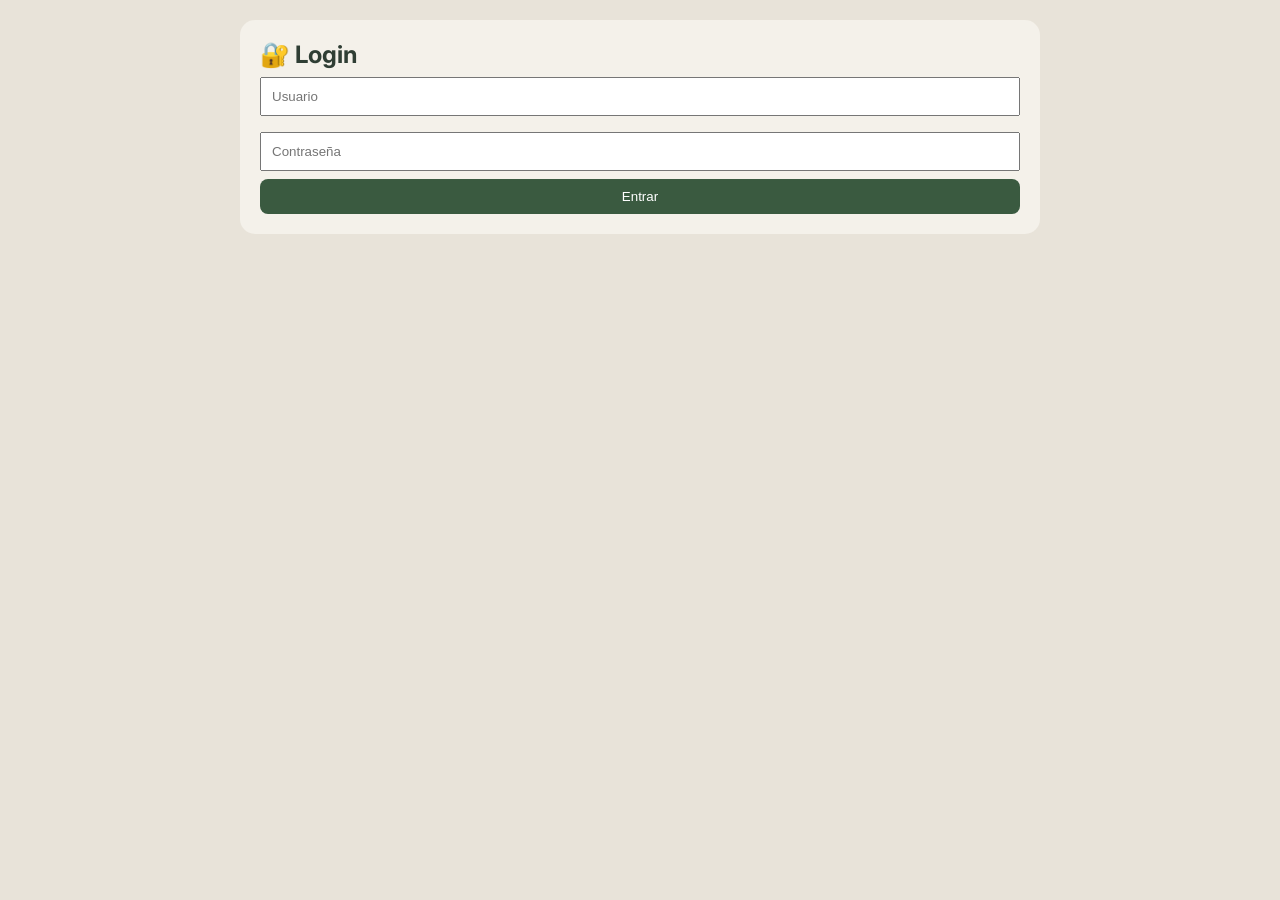
<file: comedor/index.html>
<!DOCTYPE html>
<html lang="es">
<head>
<meta charset="UTF-8">
<title>Login</title>
<link rel="stylesheet" href="estilos.css">
</head>

<body>

<div class="container">

<div class="card">
    <h2>🔐 Login</h2>

    <input type="text" id="loginUser" placeholder="Usuario">
    <input type="password" id="loginPass" placeholder="Contraseña">

    <button onclick="login()">Entrar</button>

    <p id="error" style="color:red;"></p>
</div>

</div>

<script>
// crear admin si no existe
let usuarios = JSON.parse(localStorage.getItem("usuarios"));

if (!usuarios || usuarios.length === 0) {
    let usuarioDefault = [
        { usuario: "admin", nombre: "Administrador", cargo: "Directivo", pass: "1234" }
    ];
    localStorage.setItem("usuarios", JSON.stringify(usuarioDefault));
}

function login() {
    let user = document.getElementById("loginUser").value;
    let pass = document.getElementById("loginPass").value;

    let usuarios = JSON.parse(localStorage.getItem("usuarios")) || [];

    let usuario = usuarios.find(u => u.usuario === user && u.pass === pass);

    if (usuario) {
        localStorage.setItem("usuarioActivo", usuario.usuario);
        window.location.href = "menu.html";
    } else {
        document.getElementById("error").textContent =
            "Usuario o contraseña incorrectos";
    }
}
</script>

</body>
</html>
</file>
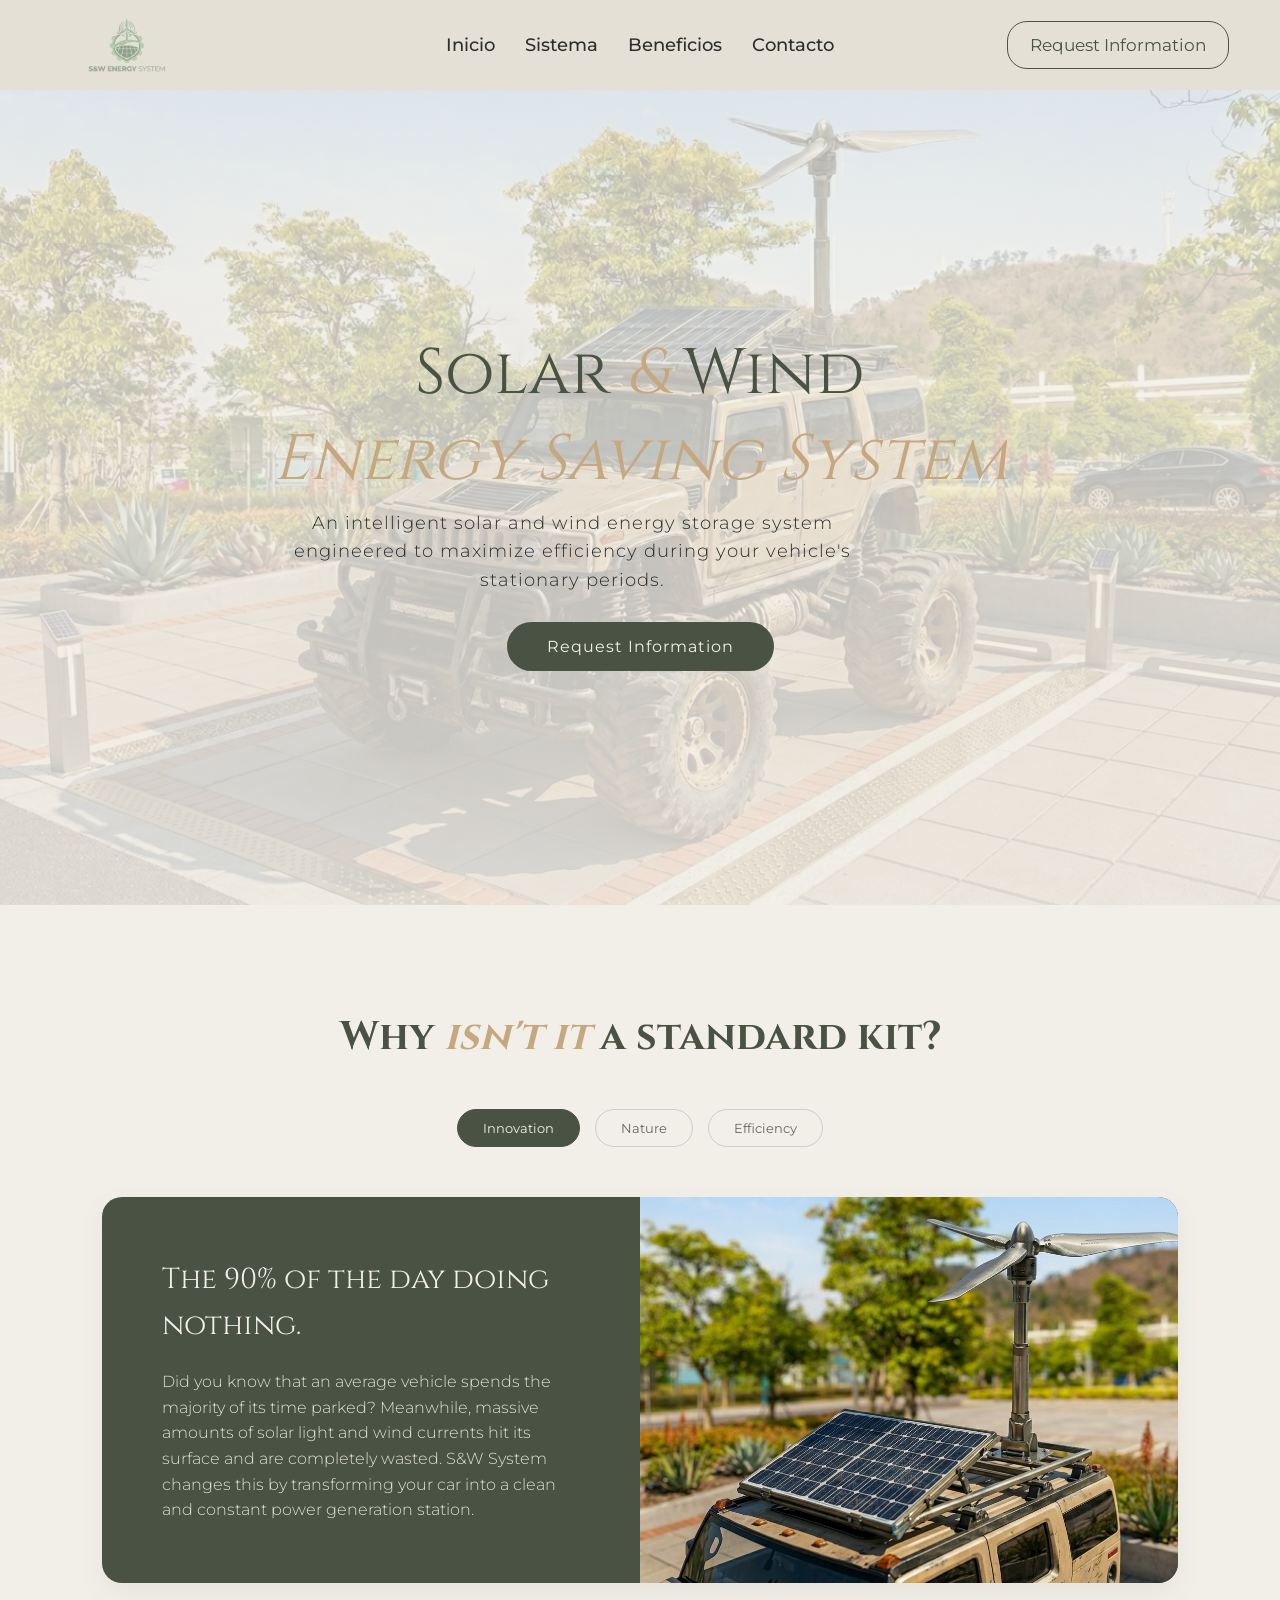
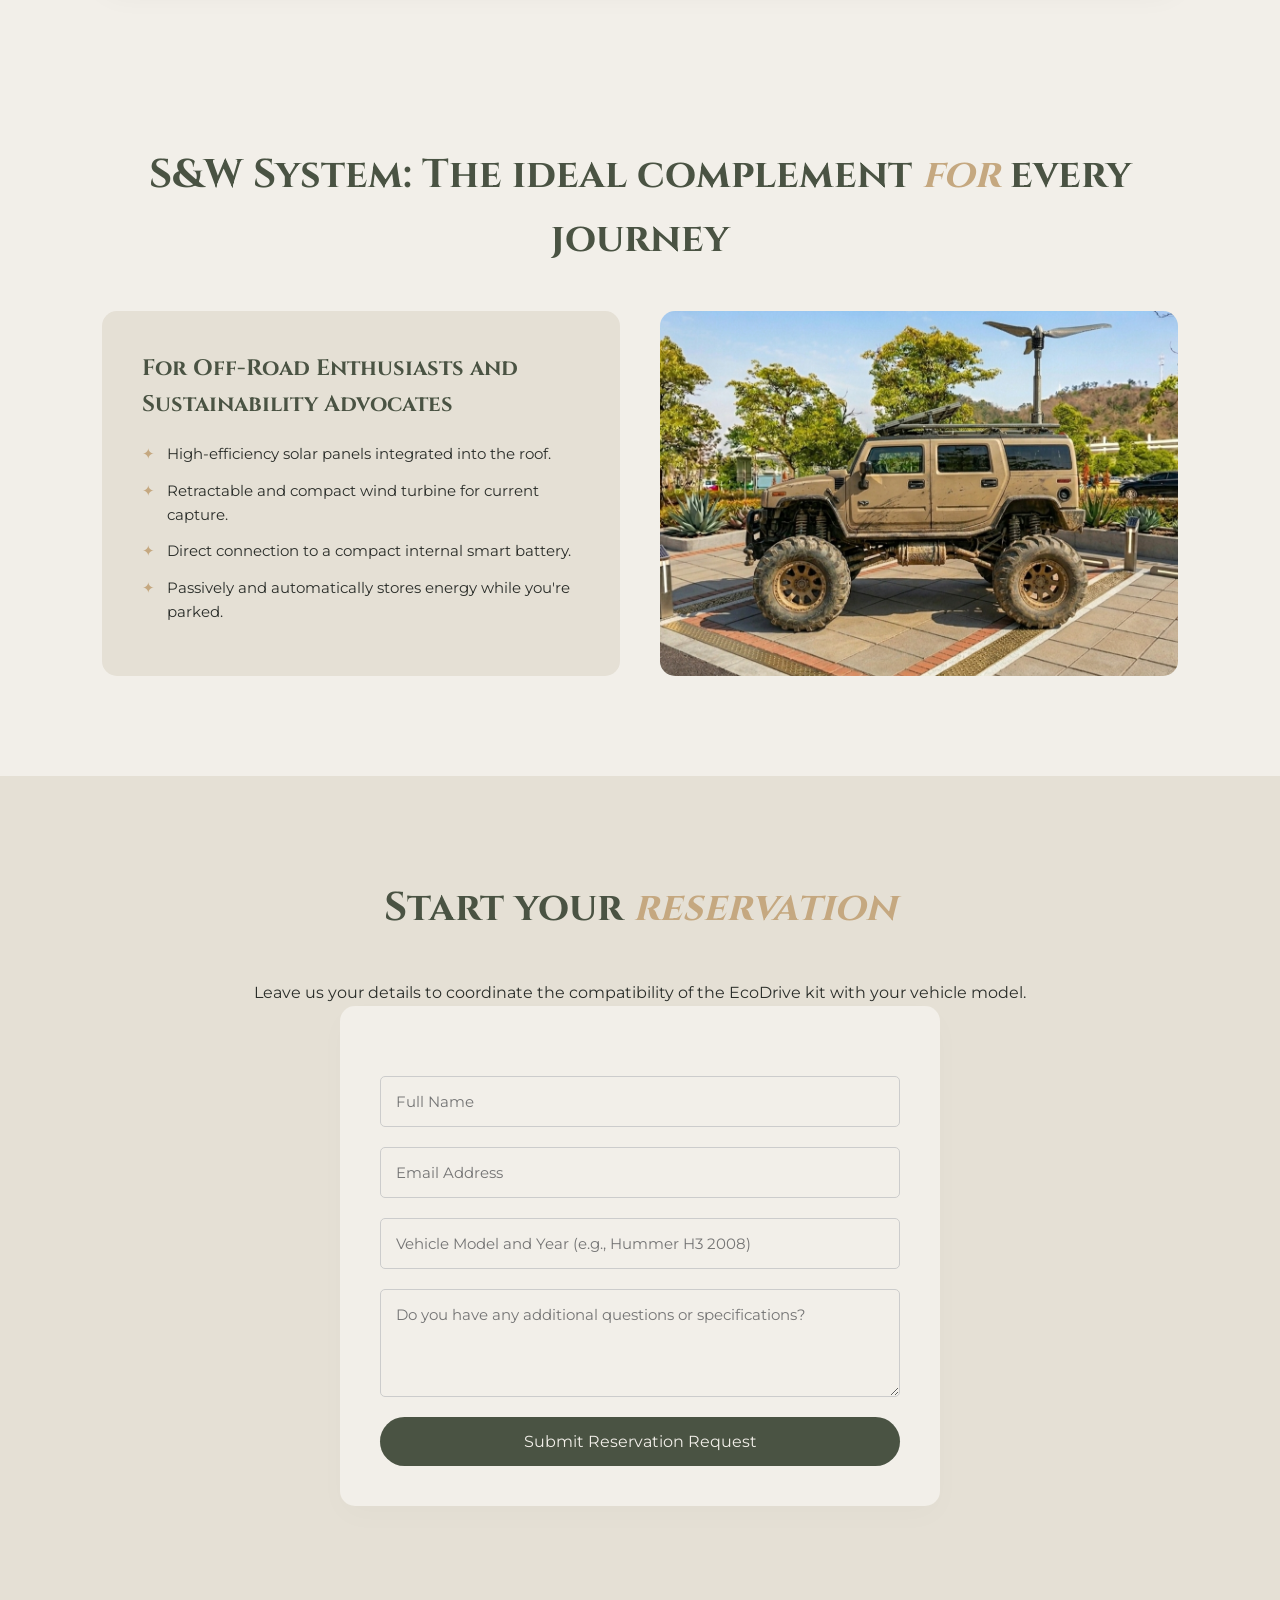
<file: ingles/index.html>
<!DOCTYPE html>
<html lang="en">
<head>
    <meta charset="UTF-8">
    <meta name="viewport" content="width=device-width, initial-scale=1.0">
    <title>S&W System - Solar & Wind Energy Saving System</title>
    
    <link rel="preconnect" href="https://fonts.googleapis.com">
    <link rel="preconnect" href="https://fonts.gstatic.com" crossorigin>
    <link href="https://fonts.googleapis.com/css2?family=Cinzel:wght@400;600&family=Montserrat:wght@300;400;500&display=swap" rel="stylesheet">
    
    <style>
        /* --- VARIABLES Y PALETA DE COLORES --- */
        :root {
            --bg-color: #f2efe9;      /* Fondo beige claro sofisticado */
            --primary-dark: #4a5343;  /* Verde oliva oscuro elegante */
            --accent-gold: #c5a880;   /* Dorado suave para contrastes y detalles */
            --text-dark: #2b2e2a;     /* Color de texto principal */
            --card-bg: #e5e0d5;       /* Fondo de tarjetas sutilmente más oscuro */
        }

        /* --- RESETEO DE ESTILOS --- */
        * {
            margin: 0;
            padding: 0;
            box-sizing: border-box;
        }

        html {
            scroll-behavior: smooth; /* Hace que el desplazamiento al hacer clic sea suave */
        }

        body {
            font-family: 'Montserrat', sans-serif;
            background-color: var(--bg-color);
            color: var(--text-dark);
            line-height: 1.6;
            overflow-x: hidden;
        }

        /* --- NAVBAR (Compacto y finito) --- */
        header {
            width: 100% !important;
            height: 90px !important; /* Un toque más de aire */
            background: #e5e0d5 !important;
            padding: 0 4% !important;
            display: grid !important; /* Usamos grid para obligar a crear 3 columnas perfectas */
            grid-template-columns: 1fr auto 1fr !important; 
            align-items: center !important;
            position: sticky !important;
            top: 0 !important;
            z-index: 1000 !important;
        }

        /* Columna 1: El Logo alineado a la izquierda */
        .logo-container {
            display: flex !important;
            align-items: center !important;
            justify-content: flex-start !important;
        }

        .logo-container img {
            width: 150px !important;  
            height: 55px !important;  
            object-fit: contain !important;
            display: block !important;
        }

        /* Columna 2: El Menú perfectamente centrado */
        nav {
            display: flex !important;
            justify-content: center !important;
            align-items: center !important;
            gap: 30px !important; /* Buena separación para que no se peguen las letras */
        }

        nav a {
            text-decoration: none !important;
            color: var(--text-dark) !important;
            font-size: 1.1rem !important;
            font-weight: 500 !important;
            transition: color 0.3s ease !important;
        }

        nav a:hover {
            color: var(--accent-gold) !important;
        }

        /* Columna 3: El Botón alineado a la derecha */
        .btn-contact {
            grid-column: 3 !important; /* Lo mandamos a la tercera columna sí o sí */
            justify-self: end !important; /* Lo empujamos bien a la derecha */
            border: 1px solid var(--primary-dark) !important;
            padding: 10px 22px !important;
            border-radius: 20px !important;
            text-decoration: none !important;
            color: var(--primary-dark) !important;
            font-size: 1.05rem !important;
            background-color: transparent !important;
            transition: all 0.3s ease !important;
        }

        .btn-contact:hover {
            background-color: var(--primary-dark) !important;
            color: var(--bg-color) !important;
            transform: translateY(-2px) !important;
        }

        /* --- HERO SECTION (Ajustamos el descuento de la altura) --- */
        .hero {
            min-height: calc(100vh - 85px) !important; /* Ahora descuenta los 85px de la nueva barra */
            padding: 40px 20px !important;
            display: flex !important;
            flex-direction: column !important;
            justify-content: center !important;
            align-items: center !important;
            text-align: center !important;
            background: linear-gradient(rgba(242, 239, 233, 0.75), rgba(242, 239, 233, 0.85)), 
                        url('img/auto1.png') no-repeat center center/cover !important;
        }

        .hero h1 {
            font-family: 'Cinzel', serif;
            font-size: 4rem;
            color: var(--primary-dark);
            font-weight: 400;
            margin-bottom: 10px;
            line-height: 1.2;
        }

        .hero h1 span {
            font-family: 'Cinzel', serif;
            font-style: italic;
            color: var(--accent-gold);
        }

        .hero p {
            font-size: 1.1rem;
            max-width: 600px;
            margin-bottom: 40px;
            font-weight: 300;
            letter-spacing: 1px;
        }

        .btn-main {
            background-color: var(--primary-dark);
            color: var(--bg-color);
            padding: 15px 40px;
            border-radius: 30px;
            text-decoration: none;
            font-size: 1rem;
            letter-spacing: 1px;
            transition: transform 0.3s, background-color 0.3s;
        }

        .btn-main:hover {
            background-color: #383f33;
            transform: translateY(-2px);
        }

        /* --- SECCIÓN HISTORIA / PROPÓSITO --- */
        .about-section {
            padding: 100px 8%;
            text-align: center;
        }

        .section-title {
            font-family: 'Cinzel', serif;
            font-size: 2.5rem;
            color: var(--primary-dark);
            margin-bottom: 40px;
            text-align: center;
        }

        .section-title span {
            font-style: italic;
            color: var(--accent-gold);
        }

        .tabs {
            display: flex;
            justify-content: center;
            gap: 15px;
            margin-bottom: 50px;
        }

        .tab-btn {
            background: none;
            border: 1px solid #ccc;
            padding: 10px 25px;
            border-radius: 20px;
            cursor: pointer;
            font-family: 'Montserrat', sans-serif;
            color: #666;
            transition: all 0.3s;
        }

        .tab-btn.active, .tab-btn:hover {
            background-color: var(--primary-dark);
            color: var(--bg-color);
            border-color: var(--primary-dark);
        }

        /* Estilos para ocultar/mostrar el contenido de las pestañas */
        .tab-content {
            display: none;
        }
        .tab-content.active-content {
            display: block;
        }

        /* Bloque destacado horizontal */
        .feature-block {
            background-color: var(--primary-dark);
            color: var(--bg-color);
            border-radius: 20px;
            display: grid;
            grid-template-columns: 1fr 1fr;
            overflow: hidden;
            text-align: left;
            align-items: center;
            box-shadow: 0 10px 30px rgba(0,0,0,0.05);
        }

        .feature-text {
            padding: 60px;
        }

        .feature-text h3 {
            font-family: 'Cinzel', serif;
            font-size: 1.8rem;
            margin-bottom: 20px;
            font-weight: 400;
        }

        .feature-text p {
            font-weight: 300;
            font-size: 1rem;
            opacity: 0.9;
        }

        .feature-img {
            width: 100%;
            height: 100%;
            min-height: 350px;
            background: url('img/auto4.png') no-repeat center center/cover;
        }

        /* --- SECCIÓN CARACTERÍSTICAS INFERIOR --- */
        .details-section {
            padding: 60px 8% 100px 8%;
        }

        .grid-details {
            display: grid;
            grid-template-columns: 1fr 1fr;
            gap: 40px;
            margin-top: 40px;
        }

        .detail-card {
            background-color: var(--card-bg);
            padding: 40px;
            border-radius: 15px;
            display: flex;
            flex-direction: column;
            justify-content: space-between;
        }

        .detail-card h4 {
            font-family: 'Cinzel', serif;
            font-size: 1.4rem;
            color: var(--primary-dark);
            margin-bottom: 20px;
        }

        .detail-card ul {
            list-style: none;
        }

        .detail-card ul li {
            margin-bottom: 12px;
            position: relative;
            padding-left: 25px;
            font-size: 0.95rem;
        }

        .detail-card ul li::before {
            content: "✦";
            position: absolute;
            left: 0;
            color: var(--accent-gold);
        }

        .detail-img-box {
            border-radius: 15px;
            overflow: hidden;
            height: 100%;
            min-height: 250px;
            background: url('img/auto3.png') no-repeat center center/cover;
        }

        /* Sección de contacto */
        .contact-section {
            padding: 100px 8%;
            background-color: var(--card-bg);
            text-align: center;
        }

        .contact-container {
            max-width: 600px;
            margin: 0 auto;
            background-color: var(--bg-color);
            padding: 40px;
            border-radius: 15px;
            box-shadow: 0 10px 30px rgba(0,0,0,0.02);
        }

        .contact-form {
            display: flex;
            flex-direction: column;
            gap: 20px;
            margin-top: 30px;
        }

        .contact-form input, .contact-form textarea {
            width: 100%;
            padding: 15px;
            border: 1px solid #ccc;
            background-color: var(--bg-color);
            font-family: 'Montserrat', sans-serif;
            font-size: 0.95rem;
            border-radius: 5px;
            color: var(--text-dark);
        }

        .contact-form input:focus, .contact-form textarea:focus {
            outline: none;
            border-color: var(--primary-dark);
        }

        .btn-submit {
            background-color: var(--primary-dark);
            color: var(--bg-color);
            padding: 15px;
            border: none;
            border-radius: 30px;
            font-family: 'Montserrat', sans-serif;
            font-size: 1rem;
            cursor: pointer;
            transition: background-color 0.3s;
        }

        .btn-submit:hover {
            background-color: #383f33;
        }

        /* --- RESPONSIVE / ADAPTACIÓN MÓVIL --- */
        @media (max-width: 768px) {
            header { padding: 20px 5% !important; height: auto !important; }
            nav { display: none !important; }
            .hero h1 { font-size: 2.5rem; }
            .feature-block, .grid-details { grid-template-columns: 1fr; }
            .feature-img { height: 250px; }
        }
    </style>
</head>
<body>

<header>
    <div class="logo-container">
        <img src="img/logo5.png" alt="S&W Logo">
    </div> 
    <nav> 
        <a href="#">Inicio</a>
        <a href="#sistema">Sistema</a>
        <a href="#beneficios">Beneficios</a>
        <a href="#contacto">Contacto</a>
    </nav>
    
    <a href="#contacto" class="btn-contact">Request Information</a>
</header>

    <section class="hero">
        <div class="hero-content">
            <h1>Solar <span>&</span> Wind</h1>
            <h1><span>Energy Saving System</span></h1>
            <p>An intelligent solar and wind energy storage system engineered to maximize efficiency during your vehicle's stationary periods.</p>
            <a href="#contacto" class="btn-main">Request Information</a>
        </div>
    </section>

    <section class="about-section" id="sistema">
        <h2 class="section-title">Why <span>isn't it</span> a standard kit?</h2>
        
        <div class="tabs">
            <button class="tab-btn active" onclick="switchTab(event, 'innovacion')">Innovation</button>
            <button class="tab-btn" onclick="switchTab(event, 'naturaleza')">Nature</button>
            <button class="tab-btn" onclick="switchTab(event, 'eficiencia')">Efficiency</button>
        </div>

        <div class="feature-block">
            
            <div id="innovacion" class="tab-content active-content">
                <div class="feature-text">
                    <h3>The 90% of the day doing nothing.</h3>
                    <p>Did you know that an average vehicle spends the majority of its time parked? Meanwhile, massive amounts of solar light and wind currents hit its surface and are completely wasted. S&W System changes this by transforming your car into a clean and constant power generation station.</p>
                </div>
            </div>

            <div id="naturaleza" class="tab-content">
                <div class="feature-text">
                    <h3>Symbiosis with the environment.</h3>
                    <p>Designed with a philosophy of minimal visual impact and maximum environmental respect, the system activates silently when it detects the vehicle stopping, capturing energy from the forest wind or the desert sun without disturbing the ecosystem you're exploring.</p>
                </div>
            </div>

            <div id="eficiencia" class="tab-content">
                <div class="feature-text">
                    <h3>Intelligent Passive Charging.</h3>
                    <p>Our charging controllers distribute the energy directly to a compact internal storage cell. You don't need to flip switches or configure complex applications; the hardware manages the energy autonomously, ensuring an extra power supply ready for your next journey.</p>
                </div>
            </div>

            <div class="feature-img"></div>
        </div>
    </section>

    <section class="details-section" id="beneficios">
        <h2 class="section-title">S&W System: The ideal complement <span>for</span> every journey</h2>
        
        <div class="grid-details">
            <div class="detail-card">
                <div>
                    <h4>For Off-Road Enthusiasts and Sustainability Advocates</h4>
                    <ul>
                        <li>High-efficiency solar panels integrated into the roof.</li>
                        <li>Retractable and compact wind turbine for current capture.</li>
                        <li>Direct connection to a compact internal smart battery.</li>
                        <li>Passively and automatically stores energy while you're parked.</li>
                    </ul>
                </div>
            </div>
            <div class="detail-img-box"></div>
        </div>
    </section>

    <section class="contact-section" id="contacto">
        <h2 class="section-title">Start your <span>reservation</span></h2>
        <p>Leave us your details to coordinate the compatibility of the EcoDrive kit with your vehicle model.</p>
        
        <div class="contact-container">
            <form class="contact-form" action="#" method="POST">
                <input type="text" name="nombre" placeholder="Full Name" required>
                <input type="email" name="email" placeholder="Email Address" required>
                <input type="text" name="vehiculo" placeholder="Vehicle Model and Year (e.g., Hummer H3 2008)" required>
                <textarea name="mensaje" rows="4" placeholder="Do you have any additional questions or specifications?"></textarea>
                <button type="submit" class="btn-submit">Submit Reservation Request</button>
            </form>
        </div>
    </section>

    <script>
        function switchTab(event, tabId) {
            // 1. Ocultar todos los contenidos de las pestañas
            const contents = document.querySelectorAll('.tab-content');
            contents.forEach(content => {
                content.classList.remove('active-content');
            });

            // 2. Quitar la clase 'active' de todos los botones
            const buttons = document.querySelectorAll('.tab-btn');
            buttons.forEach(button => {
                button.classList.remove('active');
            });

            // 3. Mostrar el contenido de la pestaña seleccionada
            document.getElementById(tabId).classList.add('active-content');

            // 4. Añadir la clase 'active' al botón que recibió el clic
            event.currentTarget.classList.add('active');
        }
    </script>

</body>
</html>
</file>
<file: comedor/estilos.css>
@import url('https://fonts.googleapis.com/css2?family=Playfair+Display:wght@500&family=Inter:wght@300;400;500&display=swap');

* { box-sizing: border-box; margin: 0; padding: 0; }

body {
    font-family: 'Inter', sans-serif;
    background: #e8e3d9;
    color: #2f3e34;
}

/* SIDEBAR */
.sidebar {
    position: fixed;
    top: 0;
    left: 0;
    width: 220px;
    height: 100%;
    background: #2d4a3e;
    padding-top: 20px;
}

.sidebar h2 {
    color: #f1f0ea;
    text-align: center;
    margin-bottom: 30px;
    font-family: 'Playfair Display', serif;
}

.sidebar a {
    display: block;
    color: #e8e3d9;
    padding: 12px 20px;
    text-decoration: none;
}

.sidebar a:hover {
    background: #3a5a40;
}

.main {
    margin-left: 220px;
    padding: 20px;
}

.navbar {
    background: #344e41;
    color: white;
    padding: 15px;
    text-align: center;
    font-family: 'Playfair Display', serif;
}

.container {
    max-width: 800px;
    margin: 20px auto;
}

.card {
    background: #f4f1ea;
    padding: 20px;
    border-radius: 15px;
    margin-bottom: 20px;
}

input, select {
    width: 100%;
    padding: 10px;
    margin: 8px 0;
}

button {
    width: 100%;
    padding: 10px;
    background: #3a5a40;
    color: white;
    border: none;
    border-radius: 8px;
}

button:hover {
    background: #2d4a3e;
}

.volver {
    display: block;
    margin-top: 10px;
    text-align: center;
}
</file>
